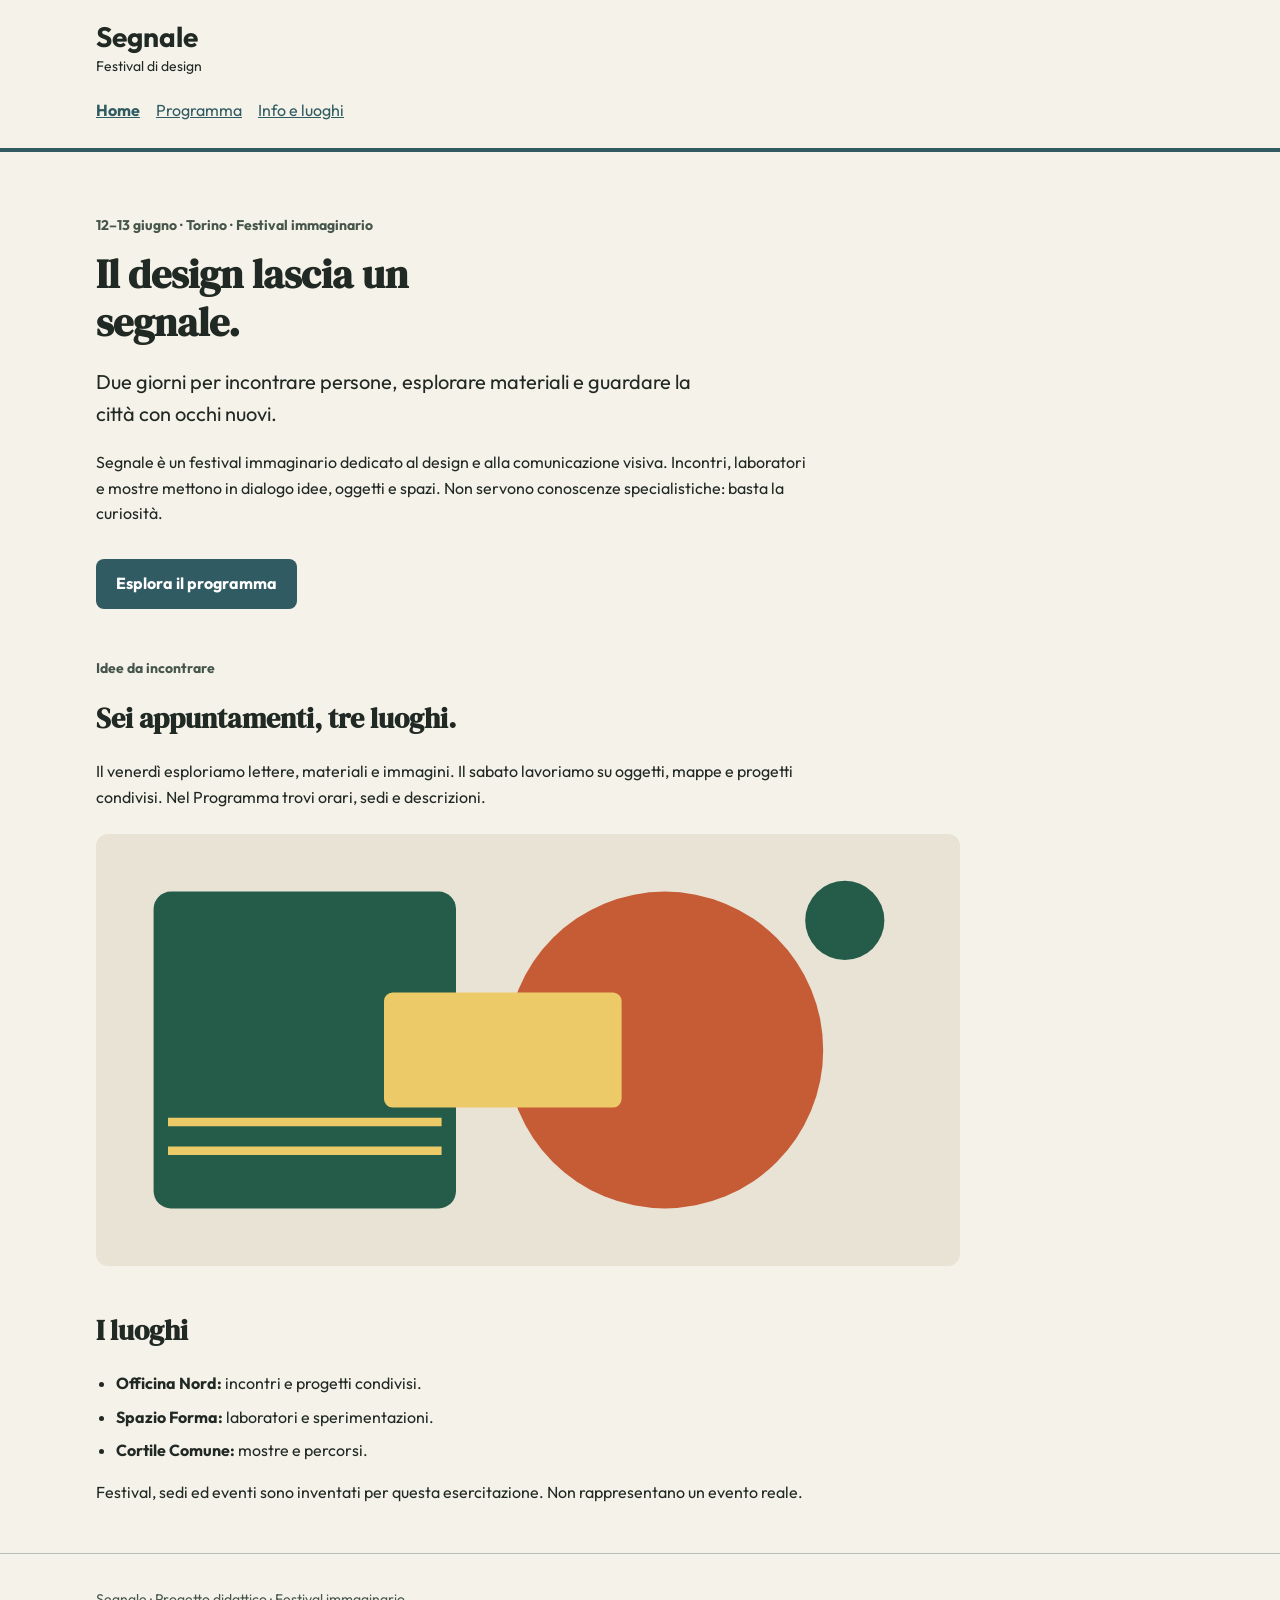
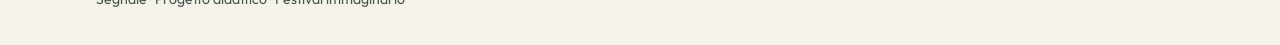
<file: index.html>
<!doctype html>
<html lang="it">
<head>
  <meta charset="utf-8">
  <meta name="viewport" content="width=device-width, initial-scale=1">
  <title>Segnale — Festival di design</title>
  <link rel="stylesheet" href="https://fonts.googleapis.com/css2?family=DM+Serif+Display:ital@0;1&display=swap">
  <link rel="stylesheet" href="https://fonts.googleapis.com/css2?family=Outfit:wght@100..900&display=swap">
  <link rel="stylesheet" href="style.css">
</head>
<body>
  <a class="skip-link" href="#contenuto">Vai al contenuto</a>
  <header class="site-header">
    <div class="container">
      <a class="brand" href="index.html">Segnale<span>Festival di design</span></a>
      <nav aria-label="Navigazione principale">
        <a href="index.html" aria-current="page">Home</a>
        <a href="programma.html">Programma</a>
        <a href="info.html">Info e luoghi</a>
      </nav>
    </div>
  </header>

  <main id="contenuto" class="container">
    <section class="intro" aria-labelledby="titolo-home">
      <p class="eyebrow">12–13 giugno · Torino · Festival immaginario</p>
      <h1 id="titolo-home">Il design lascia un segnale.</h1>
      <p class="lead">Due giorni per incontrare persone, esplorare materiali e guardare la città con occhi nuovi.</p>
      <p class="reading-text">Segnale è un festival immaginario dedicato al design e alla comunicazione visiva. Incontri, laboratori e mostre mettono in dialogo idee, oggetti e spazi. Non servono conoscenze specialistiche: basta la curiosità.</p>
      <!-- Da completare: anche questo collegamento deve aprire il Programma. -->
      <a class="button-link" href="programma.html">Esplora il programma</a>
    </section>

    <section class="content-section" aria-labelledby="titolo-festival">
      <p class="eyebrow">Idee da incontrare</p>
      <h2 id="titolo-festival">Sei appuntamenti, tre luoghi.</h2>
      <p class="reading-text">Il venerdì esploriamo lettere, materiali e immagini. Il sabato lavoriamo su oggetti, mappe e progetti condivisi. Nel Programma trovi orari, sedi e descrizioni.</p>
      <img class="festival-image" src="assets/festival.svg" alt="Composizione geometrica di cerchi e rettangoli nei colori del festival" width="1200" height="600">
    </section>

    <section class="content-section" aria-labelledby="titolo-luoghi">
      <h2 id="titolo-luoghi">I luoghi</h2>
      <ul class="venues">
        <li><strong>Officina Nord:</strong> incontri e progetti condivisi.</li>
        <li><strong>Spazio Forma:</strong> laboratori e sperimentazioni.</li>
        <li><strong>Cortile Comune:</strong> mostre e percorsi.</li>
      </ul>
      <p class="reading-text">Festival, sedi ed eventi sono inventati per questa esercitazione. Non rappresentano un evento reale.</p>
    </section>
  </main>

  <footer class="site-footer"><div class="container"><p>Segnale · Progetto didattico · Festival immaginario</p></div></footer>
</body>
</html>
</file>
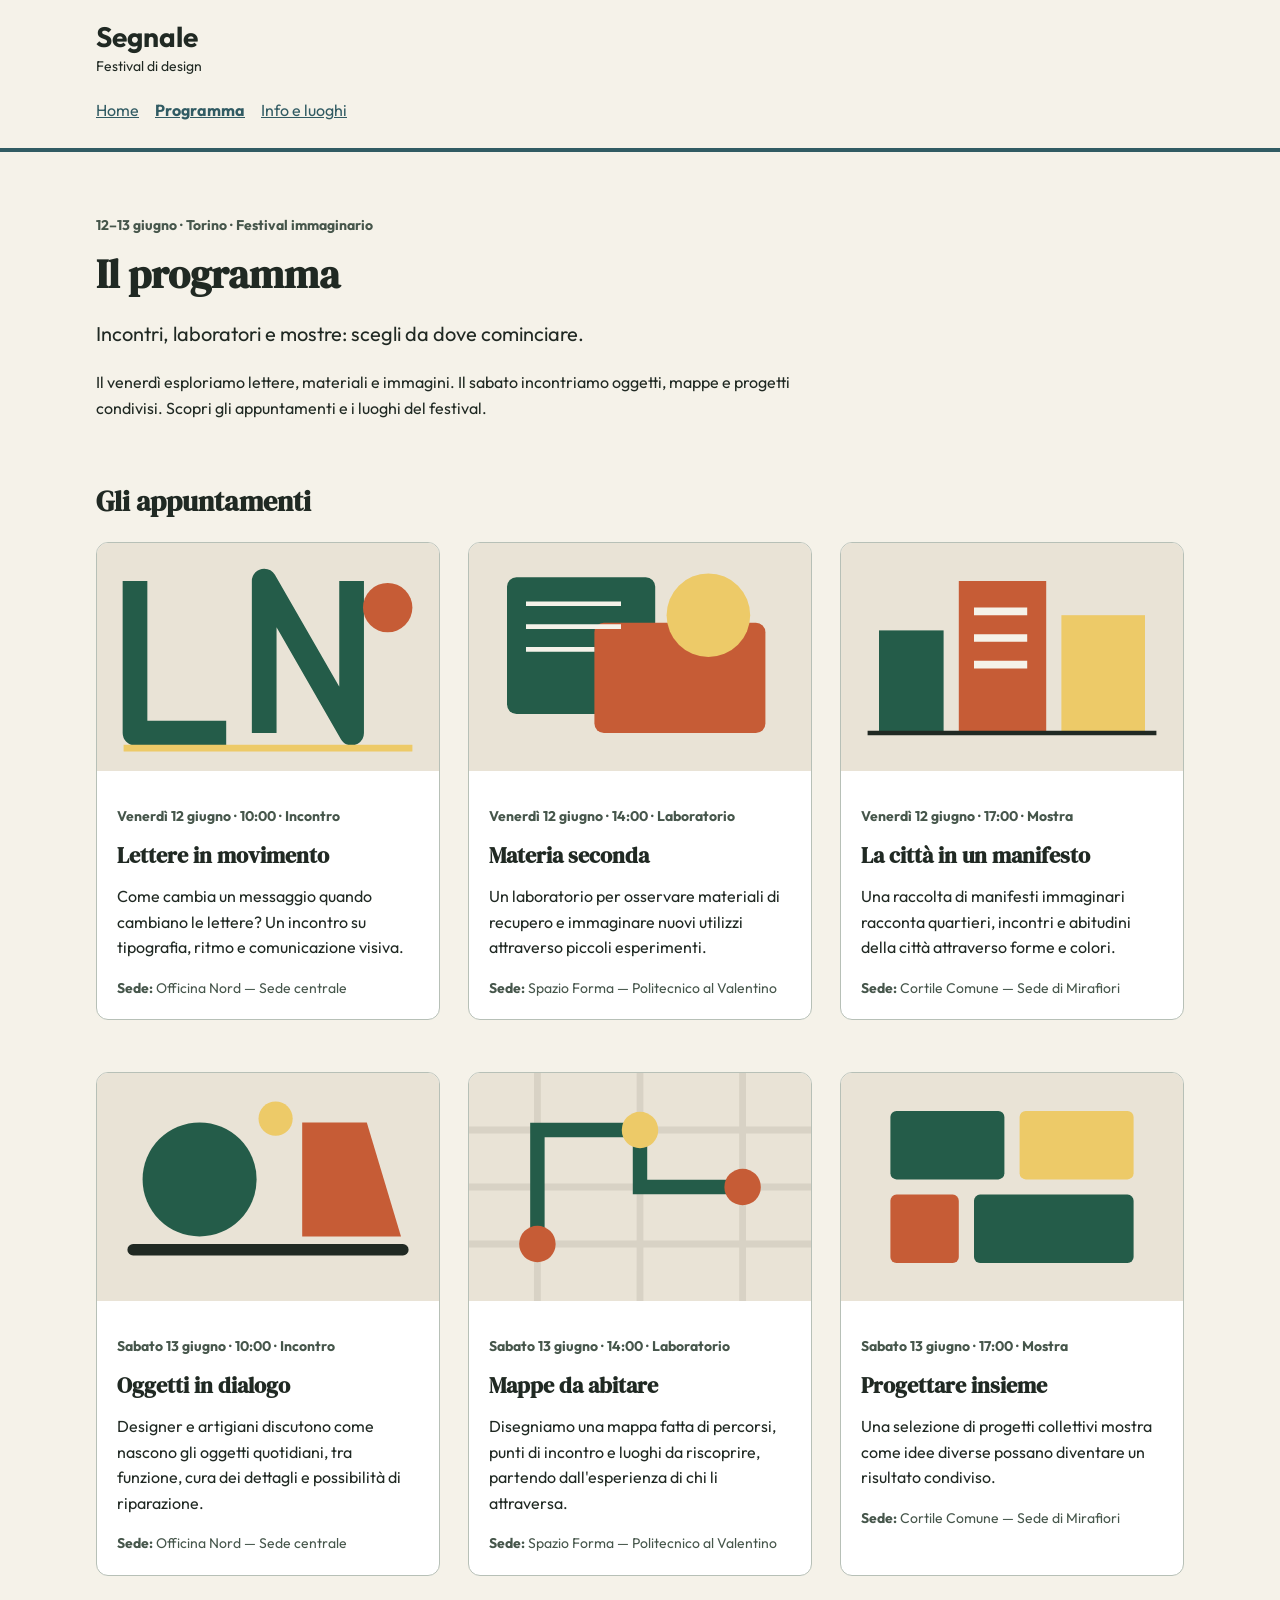
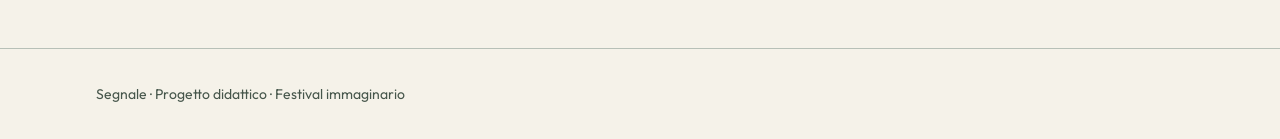
<file: programma.html>
<!doctype html>
<html lang="it">
<head>
  <meta charset="utf-8">
  <meta name="viewport" content="width=device-width, initial-scale=1">
  <title>Programma — Segnale</title>
  <link rel="stylesheet" href="https://fonts.googleapis.com/css2?family=DM+Serif+Display:ital@0;1&display=swap">
  <link rel="stylesheet" href="https://fonts.googleapis.com/css2?family=Outfit:wght@100..900&display=swap">
  <link rel="stylesheet" href="style.css">
</head>
<body>
  <a class="skip-link" href="#contenuto">Vai al contenuto</a>
  <header class="site-header">
    <div class="container">
      <a class="brand" href="index.html">Segnale<span>Festival di design</span></a>
      <nav aria-label="Navigazione principale">
        <!-- Da completare: collegare questa voce alla Home. -->
        <a href="index.html">Home</a>
        <a href="programma.html" aria-current="page">Programma</a>
        <a href="info.html">Info e luoghi</a>
      </nav>
    </div>
  </header>

  <main id="contenuto" class="container">
  <section class="intro" aria-labelledby="titolo-programma">
    <p class="eyebrow">12–13 giugno · Torino · Festival immaginario</p>
    <h1 id="titolo-programma">Il programma</h1>
    <p class="lead">Incontri, laboratori e mostre: scegli da dove cominciare.</p>
    <p class="reading-text">Il venerdì esploriamo lettere, materiali e immagini. Il sabato incontriamo oggetti, mappe e progetti condivisi. Scopri gli appuntamenti e i luoghi del festival.</p>
  </section>

  <section class="content-section" aria-labelledby="titolo-eventi">
    <h2 id="titolo-eventi">Gli appuntamenti</h2>
    <p id="programma-stato" role="status">Caricamento del programma…</p>
    <div id="lista-eventi" class="event-grid"></div>

    <template id="modello-evento">
      <article class="event-card">
        <img width="900" height="600" alt="">
        <div class="event-body">
          <p class="event-meta"></p>
          <h3></h3>
          <p class="event-description"></p>
          <p class="event-place"><strong>Sede:</strong> <span></span></p>
        </div>
      </article>
    </template>
  </section>
</main>

  <footer class="site-footer"><div class="container"><p>Segnale · Progetto didattico · Festival immaginario</p></div></footer>
<script src="programma.js" defer></script>
</body>
</html>
</file>
<file: style.css>
/* Stile iniziale: tipografia, colori e variabili CSS sono già predisposti.
   Lavoreremo su collegamenti, CSS condiviso e disposizione delle schede. */

/* Scelte comuni: ogni regola usa var() per richiamarne il valore. */
:root {
  --colore-primario: #315B63;
  --colore-primario-scuro: #23434A;
  --colore-sfondo: #f5f2e9;
  --colore-testo: #202923;
  --font-testo: "Outfit", Arial, Helvetica, sans-serif;
  --font-titoli:"DM Serif Display", Georgia, "Times New Roman", serif;
}

* {
  box-sizing: border-box;
}

body {
  margin: 0;
  background: var(--colore-sfondo);
  color: var(--colore-testo);
  font-family: var(--font-testo);
  font-size: 1rem;
  line-height: 1.6;
}

a {
  color: var(--colore-primario);
}

a:hover {
  text-decoration-thickness: 3px;
}

a:focus-visible {
  outline: 3px solid var(--colore-testo);
  outline-offset: 4px;
}

.container {
  width: 92%;
  max-width: 68rem;
  margin: 0 auto;
}

.site-header {
  position: sticky;
  top: 0;
  z-index: 10;
  background: var(--colore-sfondo);
  padding: 1.25rem 0;
  border-bottom: 4px solid var(--colore-primario);
}

.brand {
  display: inline-block;
  color: var(--colore-testo);
  font-size: 1.75rem;
  font-weight: bold;
  line-height: 1.2;
  text-decoration: none;
}

.brand span {
  display: block;
  margin-top: 0.25rem;
  font-size: 0.875rem;
  font-weight: normal;
}

nav {
  margin-top: 1rem;
  display: flex;
  flex-direction: column;
  align-items: flex-start;
  gap: 0.5rem;
}

nav a {
  padding: 0.25rem 0;
}

nav a[aria-current="page"] {
  font-weight: bold;
}

@media (min-width: 600px) {
  nav {
    flex-direction: row;
    gap: 1rem;
  }
}

.intro {
  padding: 3rem 0 1rem;
}

.eyebrow,
.event-meta {
  color: #46564b;
  font-size: 0.875rem;
  font-weight: bold;
}

h1,
h2,
h3 {
  font-family: var(--font-titoli);
  line-height: 1.2;
}

h1 {
  max-width: 18ch;
  margin: 0.75rem 0 1.25rem;
  font-size: 2.5rem;
}

h2 {
  font-size: 1.75rem;
}

h3 {
  margin: 0.5rem 0 0.75rem;
  font-size: 1.375rem;
}

.lead {
  max-width: 48ch;
  font-size: 1.25rem;
}

.reading-text {
  max-width: 65ch;
}

.button-link {
  display: inline-block;
  margin-top: 1rem;
  padding: 0.75rem 1.25rem;
  border-radius: 0.5rem;
  background: var(--colore-primario);
  color: #ffffff;
  font-weight: bold;
  text-decoration: none;
}

.button-link:hover {
  background: var(--colore-primario-scuro);
}

.content-section {
  margin: 2rem 0 3rem;
}

.festival-image {
  display: block;
  width: 100%;
  max-width: 54rem;
  height: auto;
  margin-top: 1.5rem;
  border-radius: 0.75rem;
}

.venues {
  padding-left: 1.25rem;
}

.venues li {
  margin-bottom: 0.5rem;
}

/* Qui inseriremo la regola .event-grid durante la demo. */
.event-grid {
  display: grid;
  grid-template-columns: repeat(2, minmax(0, 1fr));
  gap: 1.75rem;
}

.event-card {
  margin-bottom: 1.5rem;
  overflow: hidden;
  border: 1px solid #b7c0b7;
  border-radius: 0.75rem;
  background: #ffffff;
}

.event-card img {
  display: block;
  width: 100%;
  height: auto;
}

.event-body {
  padding: 1.25rem;
}

.event-body p:last-child {
  margin-bottom: 0;
}

.event-place {
  color: #46564b;
  font-size: 0.875rem;
}

.site-footer {
  padding: 1.25rem 0;
  border-top: 1px solid #b7c0b7;
  color: #46564b;
  font-size: 0.875rem;
}

.skip-link {
  position: absolute;
  top: -6rem;
  left: 1rem;
  padding: 0.75rem 1rem;
  background: #ffffff;
  color: var(--colore-testo);
}

.skip-link:focus {
  top: 1rem;
}

/* Qui aggiungeremo la media query durante la demo. */
@media (max-width: 599.99px) {
  .event-grid {
    grid-template-columns: 1fr;
  }
}

@media (min-width: 1024px) {
  .event-grid {
    grid-template-columns: repeat(3, minmax(0, 1fr));
  }
}

/* Galleria fotografica */

.galleria-sedi {
  width: 100%;
  max-width: none;
  margin: 2rem 0;
  --swiper-navigation-color: var(--colore-primario);
}

.galleria-sedi .swiper-slide img {
  display: block;
  width: 100%;
  height: 550px;
  object-fit: cover;
  border-radius: 8px;
}

.galleria-sedi figure {
  margin: 0;
}

.galleria-sedi figcaption {
  padding: 1rem 0;
  line-height: 1.6;
}

/* Versione mobile */

@media (max-width: 600px) {
  .galleria-sedi .swiper-slide img {
    height: 260px;
  }
}

/* Mappa delle sedi */

#mappa-sedi {
  display: block;
  width: 100%;
  max-width: none;
  height: 500px;
  border: 0;
  border-radius: 8px;
  margin: 0 0 1rem;
}

.info-sedi {
  width: 100%;
  max-width: none;
  margin: 0;
}
.info-sedi .sede {
  padding: 1rem 0;
  border-bottom: 1px solid #ccc;
}

.info-sedi .sede h4 {
  margin: 0 0 0.5rem;
}

.info-sedi .sede p {
  margin: 0 0 0.5rem;
}

.info-sedi .link-mappa {
  display: inline-block;
  margin-bottom: 2rem;
}

/* Posizione delle frecce della galleria */

.galleria-sedi {
  --swiper-navigation-top-offset: 275px;
}

/* Versione mobile */

@media (max-width: 600px) {
  .galleria-sedi {
    --swiper-navigation-top-offset: 130px;
  }
}
</file>
